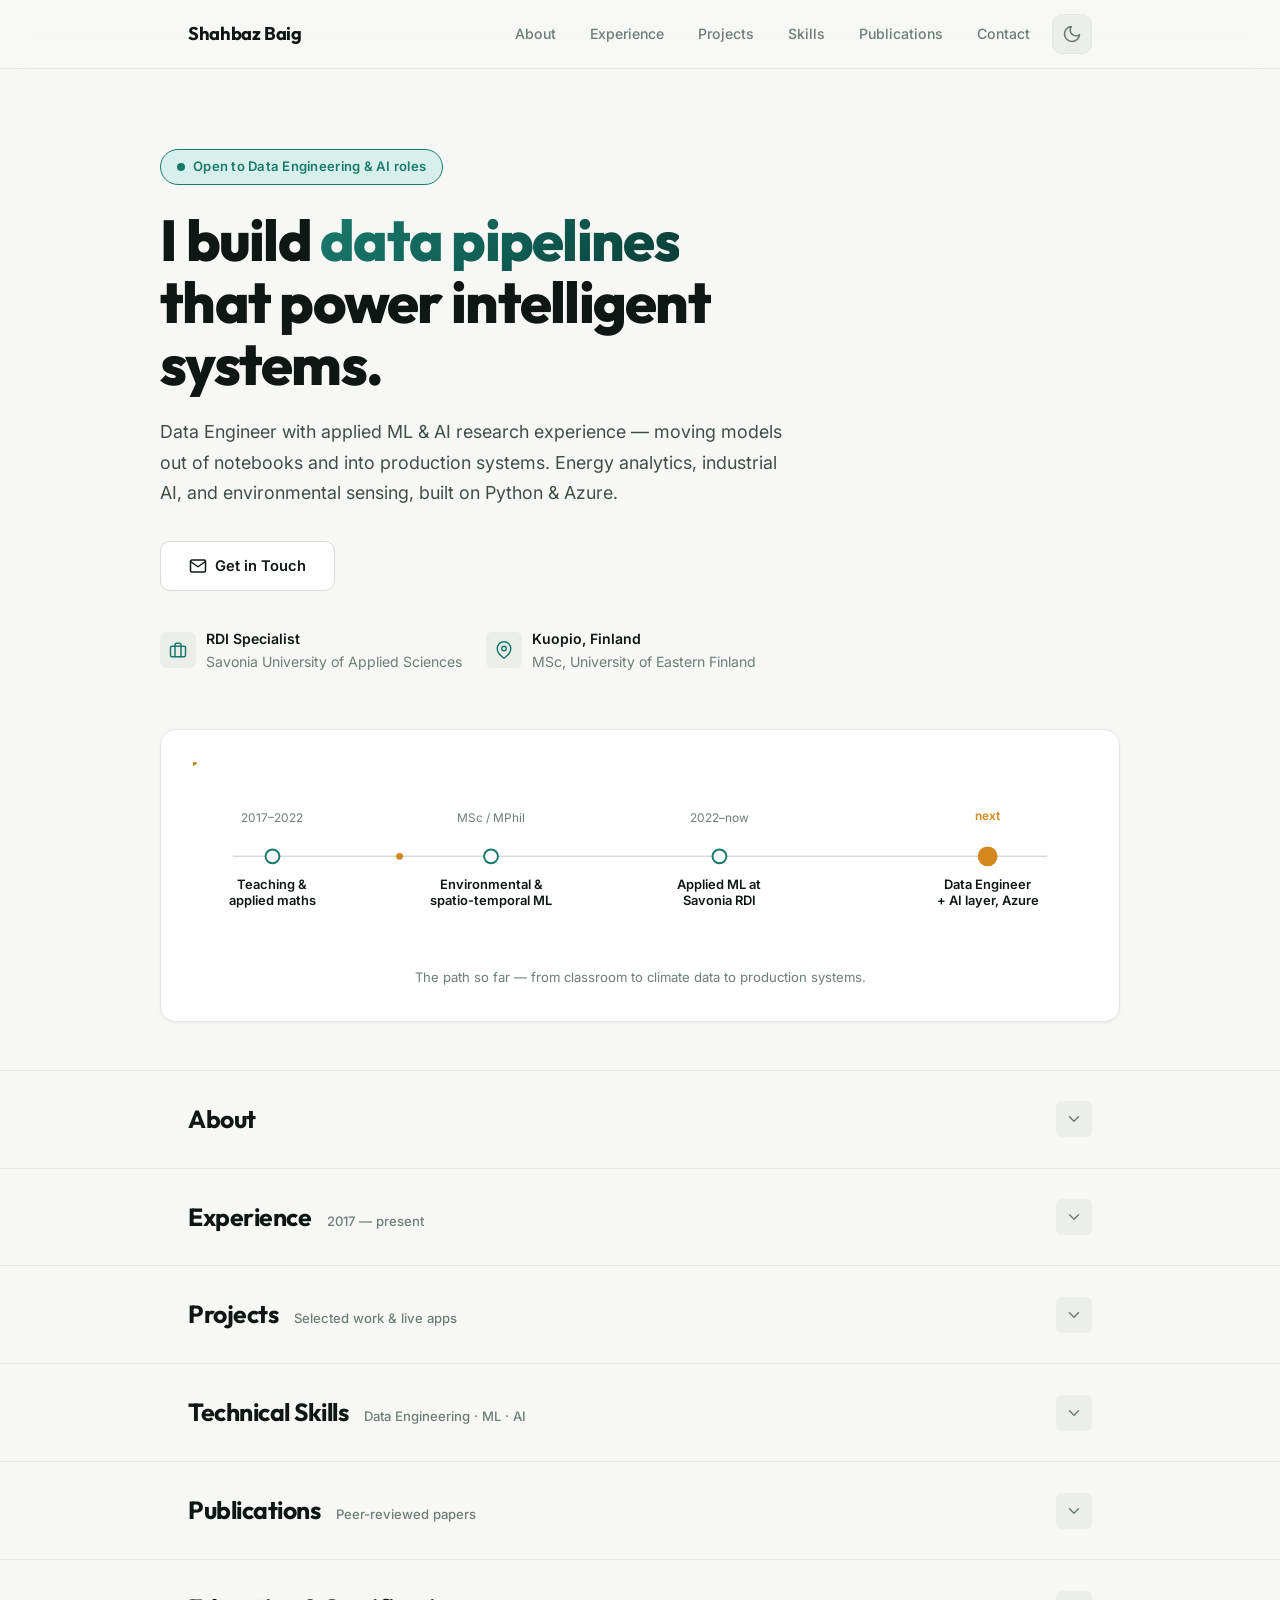
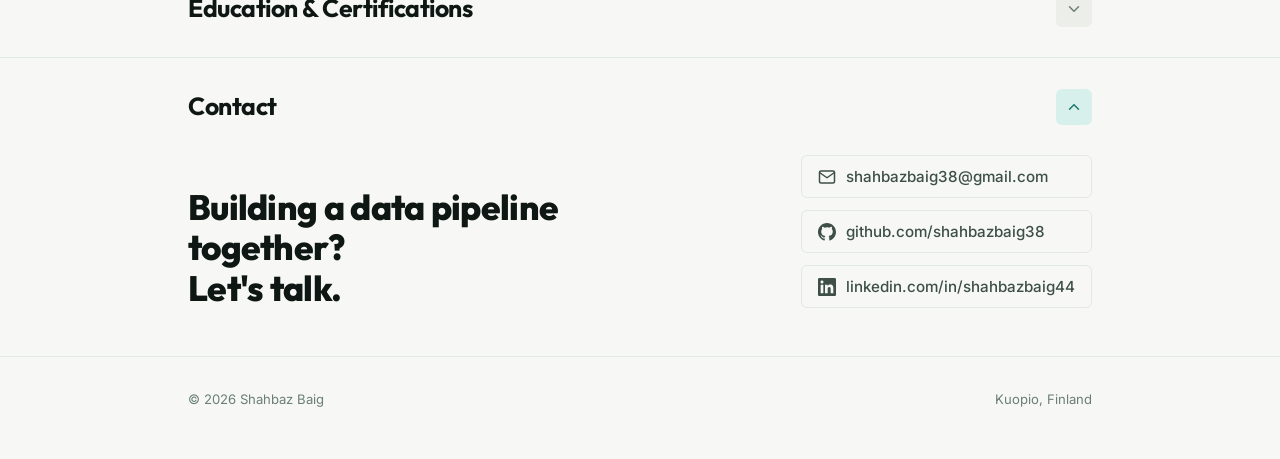
<file: index.html>
<!DOCTYPE html>
<html lang="en" data-theme="light">

<head>
  <meta charset="UTF-8">
  <meta name="viewport" content="width=device-width, initial-scale=1.0">
  <title>Shahbaz Baig — Data Engineer & AI/ML Specialist</title>
  <meta name="description"
    content="Shahbaz Baig — Data Engineer with applied ML and AI capability, building production pipelines for energy, climate, and industrial data systems. Based in Kuopio, Finland.">
  <meta name="keywords"
    content="Data Engineer, AI Engineer, ML Engineer, Python, Azure, Data Pipelines, Machine Learning, Shahbaz Baig">
  <meta name="author" content="Shahbaz Baig">

  <!-- Fonts -->
  <link rel="preconnect" href="https://fonts.googleapis.com">
  <link rel="preconnect" href="https://fonts.gstatic.com" crossorigin>
  <link
    href="https://fonts.googleapis.com/css2?family=Inter:wght@400;500;600;700&family=Outfit:wght@600;700;800&display=swap"
    rel="stylesheet">

  <!-- Styles -->
  <link rel="stylesheet" href="styles.css?v=1.1">
  <!-- Inline theme init to prevent flash -->
  <script>
    (function () {
      var t = localStorage.getItem('theme');
      if (!t) t = window.matchMedia('(prefers-color-scheme:dark)').matches ? 'dark' : 'light';
      document.documentElement.setAttribute('data-theme', t);
    })();
  </script>
</head>

<body>

  <!-- Scroll Progress -->
  <div class="scroll-progress" id="scrollProgress"></div>

  <!-- =================== HEADER =================== -->
  <header class="site-header">
    <div class="nav-row">
      <a class="nav-brand" href="#top">Shahbaz Baig</a>
      <div class="nav-controls">
        <ul class="nav-links" id="navLinks">
          <li><a href="#about">About</a></li>
          <li><a href="#experience">Experience</a></li>
          <li><a href="#projects">Projects</a></li>
          <li><a href="#skills">Skills</a></li>
          <li><a href="#publications">Publications</a></li>
          <li><a href="#contact">Contact</a></li>
        </ul>
        <button class="theme-toggle" id="themeToggle" aria-label="Toggle dark/light theme">
          <!-- Moon icon (shown in light mode → click to go dark) -->
          <svg class="icon-moon" viewBox="0 0 24 24" fill="none" stroke="currentColor" stroke-width="2"
            stroke-linecap="round" stroke-linejoin="round">
            <path d="M21 12.79A9 9 0 1 1 11.21 3 7 7 0 0 0 21 12.79z" />
          </svg>
          <!-- Sun icon (shown in dark mode → click to go light) -->
          <svg class="icon-sun" viewBox="0 0 24 24" fill="none" stroke="currentColor" stroke-width="2"
            stroke-linecap="round" stroke-linejoin="round">
            <circle cx="12" cy="12" r="5" />
            <line x1="12" y1="1" x2="12" y2="3" />
            <line x1="12" y1="21" x2="12" y2="23" />
            <line x1="4.22" y1="4.22" x2="5.64" y2="5.64" />
            <line x1="18.36" y1="18.36" x2="19.78" y2="19.78" />
            <line x1="1" y1="12" x2="3" y2="12" />
            <line x1="21" y1="12" x2="23" y2="12" />
            <line x1="4.22" y1="19.78" x2="5.64" y2="18.36" />
            <line x1="18.36" y1="5.64" x2="19.78" y2="4.22" />
          </svg>
        </button>
        <button class="nav-hamburger" id="navHamburger" aria-label="Toggle navigation" aria-expanded="false">
          <span></span><span></span><span></span>
        </button>
      </div>
    </div>
  </header>

  <!-- =================== MAIN =================== -->
  <main id="top">

    <!-- ========== HERO ========== -->
    <div class="wrap hero">
      <div class="hero-badge fade-in">
        <span class="pulse-dot"></span>
        Open to Data Engineering & AI roles
      </div>

      <h1 class="fade-in delay-1">
        I build
        <span class="accent-text hero-rotating-word" id="rotatingWord">data pipelines</span>
        <br>that power intelligent systems.
      </h1>

      <p class="hero-subtitle fade-in delay-2">
        Data Engineer with applied ML & AI research experience — moving models out of notebooks and into production
        systems. Energy analytics, industrial AI, and environmental sensing, built on Python & Azure.
      </p>

      <div class="hero-actions fade-in delay-3">
        <a href="#contact" class="btn-secondary">
          <svg viewBox="0 0 24 24" fill="none" stroke="currentColor" stroke-width="2" stroke-linecap="round"
            stroke-linejoin="round">
            <path d="M4 4h16c1.1 0 2 .9 2 2v12c0 1.1-.9 2-2 2H4c-1.1 0-2-.9-2-2V6c0-1.1.9-2 2-2z" />
            <polyline points="22,6 12,13 2,6" />
          </svg>
          Get in Touch
        </a>
      </div>

      <div class="hero-meta fade-in delay-4">
        <div class="meta-item">
          <div class="meta-icon">
            <svg viewBox="0 0 24 24" fill="none" stroke="currentColor" stroke-width="2" stroke-linecap="round"
              stroke-linejoin="round">
              <rect x="2" y="7" width="20" height="14" rx="2" ry="2" />
              <path d="M16 21V5a2 2 0 0 0-2-2h-4a2 2 0 0 0-2 2v16" />
            </svg>
          </div>
          <div>
            <div style="font-weight:600;color:var(--text-primary);">RDI Specialist</div>
            <div>Savonia University of Applied Sciences</div>
          </div>
        </div>
        <div class="meta-item">
          <div class="meta-icon">
            <svg viewBox="0 0 24 24" fill="none" stroke="currentColor" stroke-width="2" stroke-linecap="round"
              stroke-linejoin="round">
              <path d="M21 10c0 7-9 13-9 13s-9-6-9-13a9 9 0 0 1 18 0z" />
              <circle cx="12" cy="10" r="3" />
            </svg>
          </div>
          <div>
            <div style="font-weight:600;color:var(--text-primary);">Kuopio, Finland</div>
            <div>MSc, University of Eastern Finland</div>
          </div>
        </div>
      </div>

      <!-- Pipeline diagram -->
      <div class="pipeline-section fade-in delay-4">
        <svg viewBox="0 0 900 190" xmlns="http://www.w3.org/2000/svg" role="img"
          aria-label="Career path diagram: Teaching → Environmental ML → Applied ML at Savonia → Data Engineer + AI">
          <line x1="40" y1="95" x2="860" y2="95" class="pipe-line" stroke-width="1.5" />

          <!-- Animated dots -->
          <circle r="3.5" class="pipe-dot-amber">
            <animateMotion dur="7s" repeatCount="indefinite" path="M40,95 L860,95" />
          </circle>
          <circle r="3.5" class="pipe-dot-teal">
            <animateMotion dur="7s" begin="2.3s" repeatCount="indefinite" path="M40,95 L860,95" />
          </circle>
          <circle r="3.5" class="pipe-dot-amber">
            <animateMotion dur="7s" begin="4.6s" repeatCount="indefinite" path="M40,95 L860,95" />
          </circle>

          <!-- Node 1: Teaching -->
          <g>
            <circle cx="80" cy="95" r="7" class="pipe-node-ring" stroke-width="2" />
            <text x="80" y="60" text-anchor="middle" font-family="Inter, sans-serif" font-size="12"
              class="pipe-year">2017–2022</text>
            <text x="80" y="128" text-anchor="middle" font-family="Inter, sans-serif" font-size="13" font-weight="600"
              class="pipe-label">Teaching &amp;</text>
            <text x="80" y="144" text-anchor="middle" font-family="Inter, sans-serif" font-size="13" font-weight="600"
              class="pipe-label">applied maths</text>
          </g>

          <!-- Node 2: Research -->
          <g>
            <circle cx="300" cy="95" r="7" class="pipe-node-ring" stroke-width="2" />
            <text x="300" y="60" text-anchor="middle" font-family="Inter, sans-serif" font-size="12"
              class="pipe-year">MSc / MPhil</text>
            <text x="300" y="128" text-anchor="middle" font-family="Inter, sans-serif" font-size="13" font-weight="600"
              class="pipe-label">Environmental &amp;</text>
            <text x="300" y="144" text-anchor="middle" font-family="Inter, sans-serif" font-size="13" font-weight="600"
              class="pipe-label">spatio-temporal ML</text>
          </g>

          <!-- Node 3: Savonia -->
          <g>
            <circle cx="530" cy="95" r="7" class="pipe-node-ring" stroke-width="2" />
            <text x="530" y="60" text-anchor="middle" font-family="Inter, sans-serif" font-size="12"
              class="pipe-year">2022–now</text>
            <text x="530" y="128" text-anchor="middle" font-family="Inter, sans-serif" font-size="13" font-weight="600"
              class="pipe-label">Applied ML at</text>
            <text x="530" y="144" text-anchor="middle" font-family="Inter, sans-serif" font-size="13" font-weight="600"
              class="pipe-label">Savonia RDI</text>
          </g>

          <!-- Node 4: Target -->
          <g>
            <circle cx="800" cy="95" r="9" class="pipe-node-active" stroke-width="2" />
            <text x="800" y="58" text-anchor="middle" font-family="Inter, sans-serif" font-size="12" font-weight="600"
              class="pipe-label-accent">next</text>
            <text x="800" y="128" text-anchor="middle" font-family="Inter, sans-serif" font-size="13" font-weight="600"
              class="pipe-label">Data Engineer</text>
            <text x="800" y="144" text-anchor="middle" font-family="Inter, sans-serif" font-size="13" font-weight="600"
              class="pipe-label">+ AI layer, Azure</text>
          </g>
        </svg>
        <div class="pipeline-caption">The path so far — from classroom to climate data to production systems.</div>
      </div>
    </div>

    <!-- ========== ABOUT ========== -->
    <section class="section-block" id="about">
      <div class="wrap">
        <div class="section-header">
          <div class="section-title-group">
            <h2 class="section-title">About</h2>
          </div>
          <div class="section-chevron">
            <svg viewBox="0 0 24 24" fill="none" stroke="currentColor" stroke-width="2" stroke-linecap="round"
              stroke-linejoin="round">
              <polyline points="6 9 12 15 18 9" />
            </svg>
          </div>
        </div>
        <div class="section-content">
          <div class="section-inner about-grid">
            <div class="about-text">
              <p>
                I work at the intersection where data engineering meets applied AI. At Savonia
                University of Applied Sciences I build forecasting and analytics systems for
                energy efficiency, IoT sensor networks, and applied AI for manufacturing. Before that I
                taught mathematics and computing — which is probably why I still care more about whether a system
                is understandable than whether it's clever.
              </p>
              <p>
                The work I enjoy most is getting a model out of a notebook and into something
                that runs reliably on its own — building the pipelines, ETL workflows, and
                infrastructure that applied ML actually depends on in production.
              </p>
            </div>
            <div class="about-facts">
              <div class="fact-card">
                <div class="fact-label">Based in</div>
                <div class="fact-value">Kuopio, Finland</div>
              </div>
              <div class="fact-card">
                <div class="fact-label">Focus</div>
                <div class="fact-value">Data Engineering + Applied AI/ML</div>
              </div>
              <div class="fact-card">
                <div class="fact-label">Cloud</div>
                <div class="fact-value">Azure · AWS (certified foundations)</div>
              </div>
              <div class="fact-card">
                <div class="fact-label">Recognition</div>
                <div class="fact-value">Savonia Heroes Award, 2025</div>
              </div>
              <div class="fact-card">
                <div class="fact-label">Languages</div>
                <div class="fact-value">English, Urdu/Punjabi, learning Finnish</div>
              </div>
            </div>
          </div>
        </div>
      </div>
    </section>

    <!-- ========== EXPERIENCE ========== -->
    <section class="section-block" id="experience">
      <div class="wrap">
        <div class="section-header">
          <div class="section-title-group">
            <h2 class="section-title">Experience</h2>
            <span class="section-count">2017 — present</span>
          </div>
          <div class="section-chevron">
            <svg viewBox="0 0 24 24" fill="none" stroke="currentColor" stroke-width="2" stroke-linecap="round"
              stroke-linejoin="round">
              <polyline points="6 9 12 15 18 9" />
            </svg>
          </div>
        </div>
        <div class="section-content">
          <div class="section-inner">
            <div class="timeline">
              <div class="timeline-item current">
                <div class="t-year">Mar 2024 – present</div>
                <div class="t-role">RDI Specialist</div>
                <div class="t-org">Savonia University of Applied Sciences, Kuopio, Finland</div>
                <ul class="t-bullets">
                  <li>Analyzed energy consumption data from public buildings to identify seasonal usage patterns and
                    support data-driven energy optimization.</li>
                  <li>Used SQL and Python to query, clean, transform, validate, and analyze structured and heterogeneous
                    datasets.</li>
                  <li>Built reusable analytics workflows for preprocessing, feature engineering, forecasting, model
                    evaluation, dashboards, and reporting.</li>
                  <li>Developed Streamlit dashboards and visual reports to make analytics results easier to explore,
                    monitor, and communicate.</li>
                  <li>Assessed data quality — missing values, inconsistent timestamps, noisy measurements — before
                    analytics or modelling.</li>
                  <li>Collaborated with multidisciplinary teams in Horizon Europe and regional innovation projects.</li>
                </ul>
              </div>
              <div class="timeline-item">
                <div class="t-year">Mar 2024 – Dec 2025</div>
                <div class="t-role">Visiting Researcher</div>
                <div class="t-org">University of Eastern Finland, Kuopio</div>
                <div class="t-desc">Processed LiDAR, spatial, renewable energy, and environmental datasets. Built
                  workflows for data preprocessing, exploratory analysis, predictive modelling, and interpretation.
                </div>
              </div>
              <div class="timeline-item">
                <div class="t-year">Oct 2022 – Mar 2024</div>
                <div class="t-role">Research Trainee</div>
                <div class="t-org">University of Eastern Finland, Kuopio</div>
                <div class="t-desc">Developed reproducible Python workflows for preprocessing, analysis, visualization,
                  and modelling of geospatial datasets. Conducted exploratory and statistical analyses to support
                  research findings.</div>
              </div>
              <div class="timeline-item">
                <div class="t-year">Nov 2021 – Apr 2022</div>
                <div class="t-role">Visiting Lecturer</div>
                <div class="t-org">University of Gujrat, Pakistan</div>
                <div class="t-desc">Taught Software Design and Architecture including SOLID principles and StarUML-based
                  design activities.</div>
              </div>
              <div class="timeline-item">
                <div class="t-year">Jul 2017 – Aug 2022</div>
                <div class="t-role">Computer &amp; Maths Teacher</div>
                <div class="t-org">SED Punjab, Pakistan · Star Teacher Award</div>
                <div class="t-desc">Taught computing and mathematics at secondary level, recognized with the Star
                  Teacher Award for excellence.</div>
              </div>
            </div>
          </div>
        </div>
      </div>
    </section>

    <!-- ========== PROJECTS ========== -->
    <section class="section-block" id="projects">
      <div class="wrap">
        <div class="section-header">
          <div class="section-title-group">
            <h2 class="section-title">Projects</h2>
            <span class="section-count">Selected work &amp; live apps</span>
          </div>
          <div class="section-chevron">
            <svg viewBox="0 0 24 24" fill="none" stroke="currentColor" stroke-width="2" stroke-linecap="round"
              stroke-linejoin="round">
              <polyline points="6 9 12 15 18 9" />
            </svg>
          </div>
        </div>
        <div class="section-content">
          <div class="section-inner">
            <div class="project-card">
              <div>
                <div class="project-name">Vuosaari Data Platform</div>
                <span class="project-tag">Python · ELT/ETL · PostgreSQL</span>
              </div>
              <div class="project-desc">
                Pipeline that collects daily electricity data from Helsinki's Nuuka OpenAPI, stores raw responses, and
                transforms validated records in PostgreSQL for analysis.
              </div>
              <a class="project-link" href="https://shahbazbaig38.github.io/vuosaari_data_platform/" target="_blank"
                rel="noopener">View project ↗</a>
            </div>

            <div class="project-card">
              <div>
                <div class="project-name">finpv</div>
                <span class="project-tag">Python · PyPI</span>
              </div>
              <div class="project-desc">
                A solar PV payback-period and irradiation analysis library for Finland, built on pvlib and shipped as an
                installable package.
              </div>
              <a class="project-link" href="https://pypi.org/project/finpv/" target="_blank" rel="noopener">PyPI ↗</a>
            </div>

            <div class="project-card">
              <div>
                <div class="project-name">ÄLLITÄ</div>
                <span class="project-tag">Streamlit · Forecasting</span>
              </div>
              <div class="project-desc">
                Predictive energy analytics dashboards, turning building and grid data into forecasts operators can act
                on — includes solar PV production analysis and smart heating models.
              </div>
              <a class="project-link"
                href="https://www.savonia.fi/en/rdi/smart-heating-systems-in-a-climate-friendly-way-by-utilizing-artificial-intelligence-allita/"
                target="_blank" rel="noopener">Details ↗</a>
            </div>

            <div class="project-card">
              <div>
                <div class="project-name">AMBITIOUS</div>
                <span class="project-tag">AI · IoT · 5G</span>
              </div>
              <div class="project-desc">
                EU-backed smart water management — IoT and AI-based flood prediction system for North Savo, combining
                sensor data, 5G, and object-detection models.
              </div>
              <a class="project-link" href="https://ambitious-project.eu/" target="_blank" rel="noopener">Details ↗</a>
            </div>

            <div class="project-card">
              <div>
                <div class="project-name">BOREAS-mining</div>
                <span class="project-tag">EU Horizon · €7.1M</span>
              </div>
              <div class="project-desc">
                Horizon Europe project (13 partners) building autonomous robotics and real-time AI digital twin for
                safer critical-mineral mining in Arctic environments.
              </div>
              <a class="project-link" href="https://www.boreas-mining.eu/" target="_blank" rel="noopener">Details ↗</a>
            </div>

            <div class="project-card">
              <div>
                <div class="project-name">ManuGenius</div>
                <span class="project-tag">Agentic AI</span>
              </div>
              <div class="project-desc">
                National SIXNET project researching where generative AI works in manufacturing SMEs — pairing
                fundamental research with company-driven pilots.
              </div>
              <a class="project-link" href="https://www.six.fi/sixnet/manugenius" target="_blank" rel="noopener">Details
                ↗</a>
            </div>

            <div class="project-card">
              <div>
                <div class="project-name">PV Payback Calculator</div>
                <span class="project-tag">Streamlit App</span>
              </div>
              <div class="project-desc">
                Interactive tool for estimating solar PV payback period and irradiation in Finland — the app front-end
                for the finpv library.
              </div>
              <a class="project-link" href="https://pvpayback.streamlit.app/" target="_blank" rel="noopener">Open app
                ↗</a>
            </div>

            <div class="project-card">
              <div>
                <div class="project-name">Electricity Data Analyst</div>
                <span class="project-tag">Streamlit App</span>
              </div>
              <div class="project-desc">
                Dashboard for exploring and analysing electricity consumption data interactively — built on the same
                work behind ÄLLITÄ.
              </div>
              <a class="project-link" href="https://electricity-data-analyst.streamlit.app/" target="_blank"
                rel="noopener">Open app ↗</a>
            </div>

            <div class="project-card">
              <div>
                <div class="project-name">GitHub</div>
                <span class="project-tag">27+ repos</span>
              </div>
              <div class="project-desc">
                Includes electricity-demand forecasting for Helsinki buildings and a vulnerability classification
                project on Hugging Face.
              </div>
              <a class="project-link" href="https://github.com/shahbazbaig38" target="_blank" rel="noopener">Browse
                ↗</a>
            </div>

          </div>
        </div>
      </div>
    </section>

    <!-- ========== SKILLS ========== -->
    <section class="section-block" id="skills">
      <div class="wrap">
        <div class="section-header">
          <div class="section-title-group">
            <h2 class="section-title">Technical Skills</h2>
            <span class="section-count">Data Engineering · ML · AI</span>
          </div>
          <div class="section-chevron">
            <svg viewBox="0 0 24 24" fill="none" stroke="currentColor" stroke-width="2" stroke-linecap="round"
              stroke-linejoin="round">
              <polyline points="6 9 12 15 18 9" />
            </svg>
          </div>
        </div>
        <div class="section-content">
          <div class="section-inner">
            <div class="skill-groups">
              <div class="skill-group">
                <h3>Data Engineering & Analytics</h3>
                <div class="chip-row">
                  <span class="chip">Python</span>
                  <span class="chip">SQL</span>
                  <span class="chip">pandas</span>
                  <span class="chip">NumPy</span>
                  <span class="chip">ETL Pipelines</span>
                  <span class="chip">Data Cleaning</span>
                  <span class="chip">Feature Engineering</span>
                  <span class="chip">Data Quality</span>
                  <span class="chip">PostgreSQL</span>
                </div>
              </div>
              <div class="skill-group">
                <h3>Machine Learning & AI</h3>
                <div class="chip-row">
                  <span class="chip">scikit-learn</span>
                  <span class="chip">PyTorch</span>
                  <span class="chip">TensorFlow</span>
                  <span class="chip">XGBoost</span>
                  <span class="chip">Time-Series Forecasting</span>
                  <span class="chip">Computer Vision</span>
                  <span class="chip">Predictive Analytics</span>
                </div>
              </div>
              <div class="skill-group">
                <h3>Infrastructure & Tools</h3>
                <div class="chip-row">
                  <span class="chip">Azure ML</span>
                  <span class="chip">AWS</span>
                  <span class="chip">Docker</span>
                  <span class="chip">Git</span>
                  <span class="chip">MLflow</span>
                  <span class="chip">FastAPI</span>
                  <span class="chip">Streamlit</span>
                  <span class="chip">Power BI</span>
                </div>
              </div>
              <div class="skill-group">
                <h3>Visualization & Reporting</h3>
                <div class="chip-row">
                  <span class="chip">Plotly</span>
                  <span class="chip">Matplotlib</span>
                  <span class="chip">Interactive Dashboards</span>
                  <span class="chip">KPI Reporting</span>
                  <span class="chip">Stakeholder Communication</span>
                </div>
              </div>
              <div class="skill-group">
                <h3>Currently Learning</h3>
                <div class="chip-row">
                  <span class="chip">Data Modelling</span>
                  <span class="chip">Databricks</span>
                  <span class="chip">Apache Spark</span>
                  <span class="chip">Azure Data Factory</span>
                </div>
              </div>
            </div>
          </div>
        </div>
      </div>
    </section>

    <!-- ========== PUBLICATIONS ========== -->
    <section class="section-block" id="publications">
      <div class="wrap">
        <div class="section-header">
          <div class="section-title-group">
            <h2 class="section-title">Publications</h2>
            <span class="section-count">Peer-reviewed papers</span>
          </div>
          <div class="section-chevron">
            <svg viewBox="0 0 24 24" fill="none" stroke="currentColor" stroke-width="2" stroke-linecap="round"
              stroke-linejoin="round">
              <polyline points="6 9 12 15 18 9" />
            </svg>
          </div>
        </div>
        <div class="section-content">
          <div class="section-inner">

            <div class="project-card">
              <div>
                <div class="project-name">Real-Time Computer Vision Based Flood and Puddle Detection in Urban Areas
                </div>
                <span class="project-tag">ICERS 2026 · Zagreb</span>
              </div>
              <div class="project-desc">
                YOLOv8-based system for classifying urban floods vs. puddles from 5G camera streams — 90.6% precision on
                flood detection. Presented at the International Conference of Environmental Remote Sensing and GIS.
              </div>
              <a class="project-link" href="https://zenodo.org/records/20395637" target="_blank" rel="noopener">Read
                ↗</a>
            </div>

            <div class="project-card">
              <div>
                <div class="project-name">Spatio-Temporal Analysis to Predict Environmental Influence on Malaria</div>
                <span class="project-tag">ISPRS Archives</span>
              </div>
              <div class="project-desc">
                Used Moran's I and spatial analysis to map malaria incidence against environmental and land-use factors
                in Gujrat district, Pakistan.
              </div>
              <a class="project-link" href="https://d-nb.info/1161227776/34" target="_blank" rel="noopener">Read ↗</a>
            </div>

            <div class="project-card">
              <div>
                <div class="project-name">Evaluating Tree Shading Effect on Solar PV using LIDAR Data</div>
                <span class="project-tag">MSc Thesis · UEF</span>
              </div>
              <div class="project-desc">
                Master's thesis analyzing tree-shading effects on solar PV panels to maximize energy production using
                LiDAR point cloud data.
              </div>
              <a class="project-link" href="http://urn.fi/urn:nbn:fi:uef-20231241" target="_blank" rel="noopener">Read
                ↗</a>
              <span></span>
            </div>

          </div>
        </div>
      </div>
    </section>

    <!-- ========== EDUCATION & CERTIFICATIONS ========== -->
    <section class="section-block" id="certifications">
      <div class="wrap">
        <div class="section-header">
          <div class="section-title-group">
            <h2 class="section-title">Education & Certifications</h2>
          </div>
          <div class="section-chevron">
            <svg viewBox="0 0 24 24" fill="none" stroke="currentColor" stroke-width="2" stroke-linecap="round"
              stroke-linejoin="round">
              <polyline points="6 9 12 15 18 9" />
            </svg>
          </div>
        </div>
        <div class="section-content">
          <div class="section-inner">

            <!-- Education -->
            <div class="timeline" style="margin-bottom: 40px;">

              <div class="timeline-item">
                <div class="t-year">Aug 2022 – Nov 2023</div>
                <div class="t-role">MSc, Information Technology</div>
                <div class="t-org">University of Eastern Finland</div>
                <div class="t-desc">Thesis: Tree-shading effects on solar PV using LiDAR</div>
              </div>
              <div class="timeline-item">
                <div class="t-year">Sep 2015 – Feb 2019</div>
                <div class="t-role">MPhil, Computer Science</div>
                <div class="t-org">University of Gujrat, Pakistan</div>
                <div class="t-desc">Thesis: Spatio-temporal modelling of malaria transmission</div>
              </div>
              <div class="timeline-item">
                <div class="t-year">Sep 2010 – Jul 2015</div>
                <div class="t-role">BS (Hons), Computer Science</div>
                <div class="t-org">University of Gujrat, Pakistan</div>
              </div>
            </div>

            <!-- Certifications -->
            <h3
              style="font-family:'Inter',sans-serif; font-weight:700; font-size:0.82rem; text-transform:uppercase; letter-spacing:0.06em; color:var(--text-muted); margin-bottom:16px;">
              Certifications & Awards</h3>
            <div class="cert-grid">
              <div class="cert-card">
                <div class="cert-icon">
                  <svg viewBox="0 0 24 24" fill="none" stroke="currentColor" stroke-width="2" stroke-linecap="round"
                    stroke-linejoin="round">
                    <circle cx="12" cy="8" r="7" />
                    <polyline points="8.21 13.89 7 23 12 20 17 23 15.79 13.88" />
                  </svg>
                </div>
                <div class="cert-text">Machine Learning Zoomcamp</div>
              </div>
              <div class="cert-card">
                <div class="cert-icon">
                  <svg viewBox="0 0 24 24" fill="none" stroke="currentColor" stroke-width="2" stroke-linecap="round"
                    stroke-linejoin="round">
                    <circle cx="12" cy="8" r="7" />
                    <polyline points="8.21 13.89 7 23 12 20 17 23 15.79 13.88" />
                  </svg>
                </div>
                <div class="cert-text">AWS Educate — Databases & Cloud Ops</div>
              </div>
              <div class="cert-card">
                <div class="cert-icon">
                  <svg viewBox="0 0 24 24" fill="none" stroke="currentColor" stroke-width="2" stroke-linecap="round"
                    stroke-linejoin="round">
                    <circle cx="12" cy="8" r="7" />
                    <polyline points="8.21 13.89 7 23 12 20 17 23 15.79 13.88" />
                  </svg>
                </div>
                <div class="cert-text">Data Analysis with Python</div>
              </div>
              <div class="cert-card">
                <div class="cert-icon">
                  <svg viewBox="0 0 24 24" fill="none" stroke="currentColor" stroke-width="2" stroke-linecap="round"
                    stroke-linejoin="round">
                    <path
                      d="M12 2l3.09 6.26L22 9.27l-5 4.87 1.18 6.88L12 17.77l-6.18 3.25L7 14.14 2 9.27l6.91-1.01L12 2z" />
                  </svg>
                </div>
                <div class="cert-text">Savonia Heroes Award, 2025</div>
              </div>
              <div class="cert-card">
                <div class="cert-icon">
                  <svg viewBox="0 0 24 24" fill="none" stroke="currentColor" stroke-width="2" stroke-linecap="round"
                    stroke-linejoin="round">
                    <path
                      d="M12 2l3.09 6.26L22 9.27l-5 4.87 1.18 6.88L12 17.77l-6.18 3.25L7 14.14 2 9.27l6.91-1.01L12 2z" />
                  </svg>
                </div>
                <div class="cert-text">Star Teacher Award, SED Punjab</div>
              </div>
            </div>
          </div>
        </div>
      </div>
    </section>

    <!-- ========== CONTACT ========== -->
    <section class="section-block open" id="contact">
      <div class="wrap">
        <div class="section-header">
          <div class="section-title-group">
            <h2 class="section-title">Contact</h2>
          </div>
          <div class="section-chevron">
            <svg viewBox="0 0 24 24" fill="none" stroke="currentColor" stroke-width="2" stroke-linecap="round"
              stroke-linejoin="round">
              <polyline points="6 9 12 15 18 9" />
            </svg>
          </div>
        </div>
        <div class="section-content" style="max-height:none;">
          <div class="section-inner">
            <div class="contact-content">
              <div class="contact-lead">Building a data pipeline together?<br>Let's talk.</div>
              <div class="contact-links">
                <a class="contact-link" href="mailto:shahbazbaig38@gmail.com">
                  <svg viewBox="0 0 24 24" fill="none" stroke="currentColor" stroke-width="2" stroke-linecap="round"
                    stroke-linejoin="round">
                    <path d="M4 4h16c1.1 0 2 .9 2 2v12c0 1.1-.9 2-2 2H4c-1.1 0-2-.9-2-2V6c0-1.1.9-2 2-2z" />
                    <polyline points="22,6 12,13 2,6" />
                  </svg>
                  shahbazbaig38@gmail.com
                </a>
                <a class="contact-link" href="https://github.com/shahbazbaig38" target="_blank" rel="noopener">
                  <svg viewBox="0 0 24 24" fill="currentColor">
                    <path
                      d="M12 0c-6.626 0-12 5.373-12 12 0 5.302 3.438 9.8 8.207 11.387.599.111.793-.261.793-.577v-2.234c-3.338.726-4.033-1.416-4.033-1.416-.546-1.387-1.333-1.756-1.333-1.756-1.089-.745.083-.729.083-.729 1.205.084 1.839 1.237 1.839 1.237 1.07 1.834 2.807 1.304 3.492.997.107-.775.418-1.305.762-1.604-2.665-.305-5.467-1.334-5.467-5.931 0-1.311.469-2.381 1.236-3.221-.124-.303-.535-1.524.117-3.176 0 0 1.008-.322 3.301 1.23A11.509 11.509 0 0112 5.803c1.02.005 2.047.138 3.006.404 2.291-1.552 3.297-1.23 3.297-1.23.653 1.653.242 2.874.118 3.176.77.84 1.235 1.911 1.235 3.221 0 4.609-2.807 5.624-5.479 5.921.43.372.823 1.102.823 2.222v3.293c0 .319.192.694.801.576C20.566 21.797 24 17.3 24 12c0-6.627-5.373-12-12-12z" />
                  </svg>
                  github.com/shahbazbaig38
                </a>
                <a class="contact-link" href="https://www.linkedin.com/in/shahbazbaig44/" target="_blank"
                  rel="noopener">
                  <svg viewBox="0 0 24 24" fill="currentColor">
                    <path
                      d="M20.447 20.452h-3.554v-5.569c0-1.328-.027-3.037-1.852-3.037-1.853 0-2.136 1.445-2.136 2.939v5.667H9.351V9h3.414v1.561h.046c.477-.9 1.637-1.85 3.37-1.85 3.601 0 4.267 2.37 4.267 5.455v6.286zM5.337 7.433c-1.144 0-2.063-.926-2.063-2.065 0-1.138.92-2.063 2.063-2.063 1.14 0 2.064.925 2.064 2.063 0 1.139-.925 2.065-2.064 2.065zm1.782 13.019H3.555V9h3.564v11.452zM22.225 0H1.771C.792 0 0 .774 0 1.729v20.542C0 23.227.792 24 1.771 24h20.451C23.2 24 24 23.227 24 22.271V1.729C24 .774 23.2 0 22.222 0h.003z" />
                  </svg>
                  linkedin.com/in/shahbazbaig44
                </a>
              </div>
            </div>
          </div>
        </div>
      </div>
    </section>

  </main>

  <!-- =================== FOOTER =================== -->
  <footer class="site-footer">
    <div class="wrap footer-inner">
      <div>© <span id="year"></span> Shahbaz Baig</div>
      <div>Kuopio, Finland</div>
    </div>
  </footer>

  <!-- Back to top button -->
  <button class="back-to-top" id="backToTop" aria-label="Back to top">
    <svg viewBox="0 0 24 24" fill="none" stroke="currentColor" stroke-width="2" stroke-linecap="round"
      stroke-linejoin="round">
      <polyline points="18 15 12 9 6 15" />
    </svg>
  </button>

  <!-- Scripts -->
  <script src="script.js?v=1.1"></script>

</body>

</html>
</file>
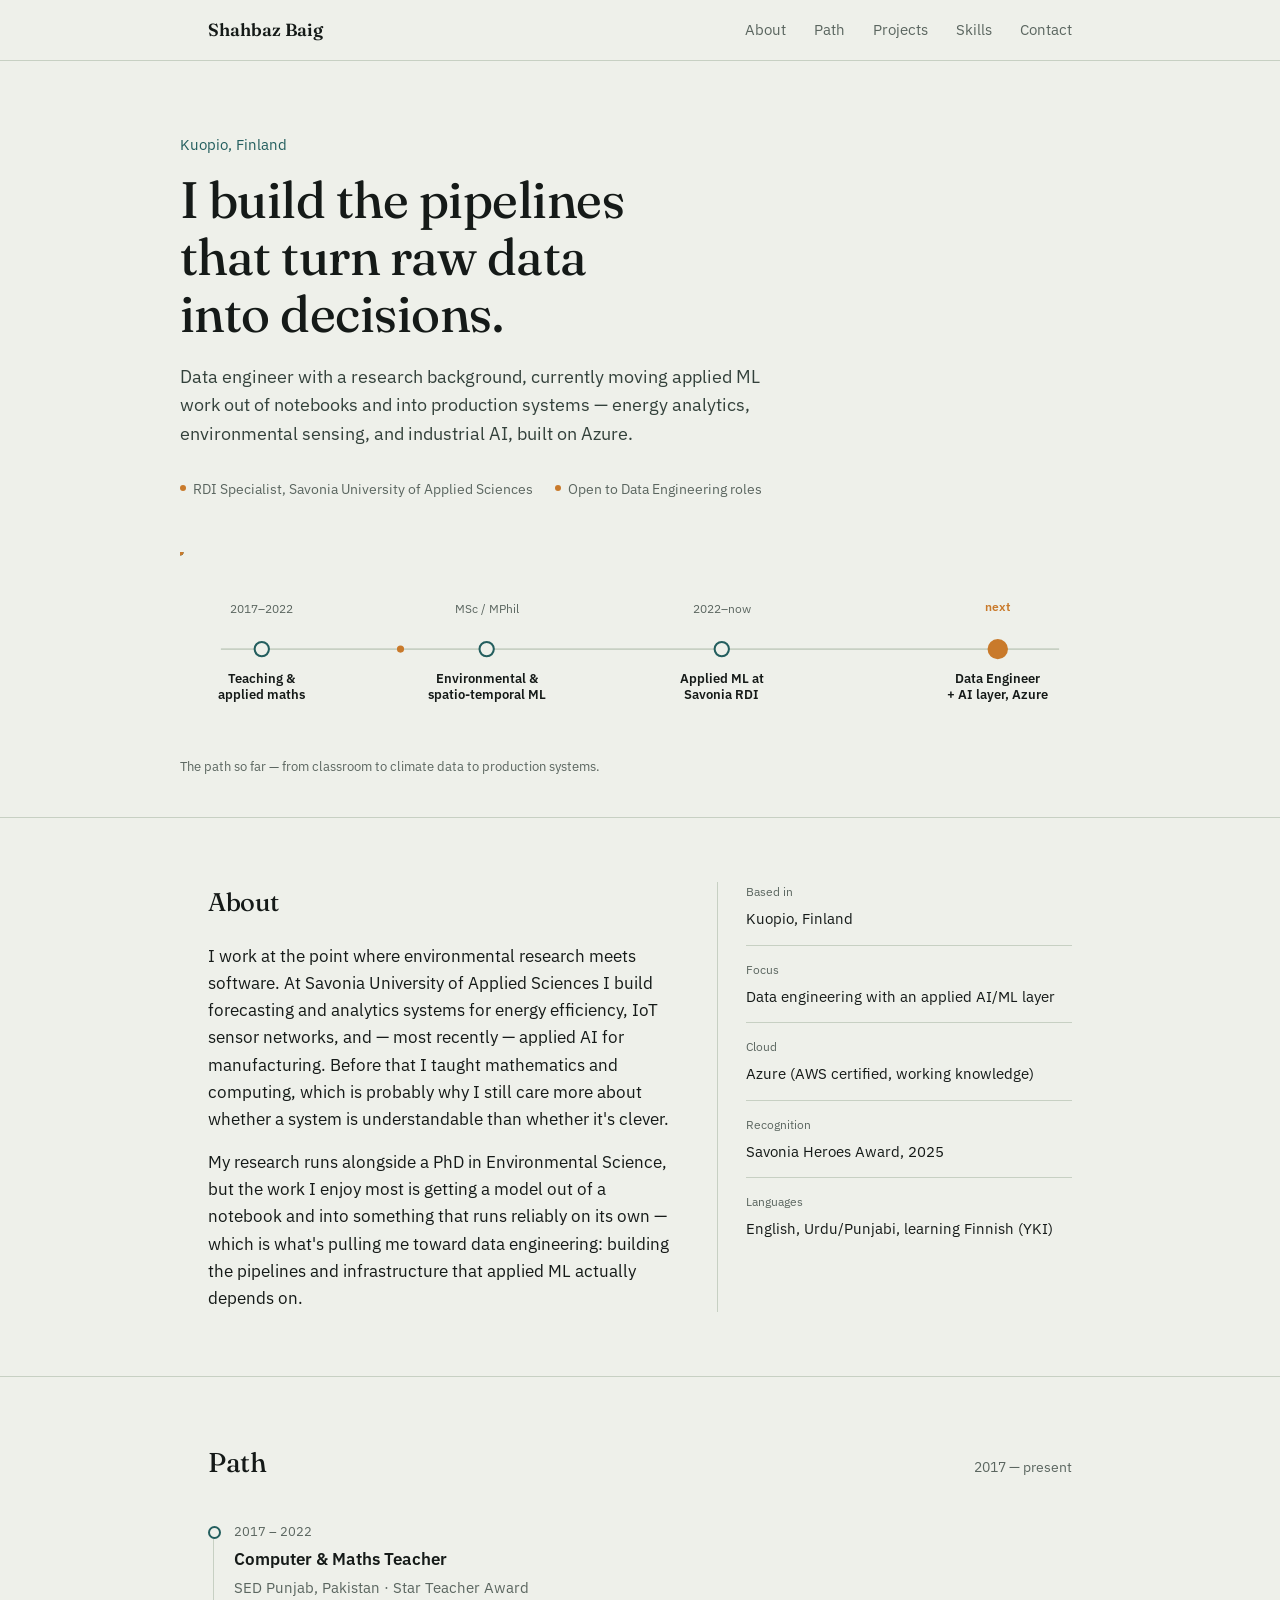
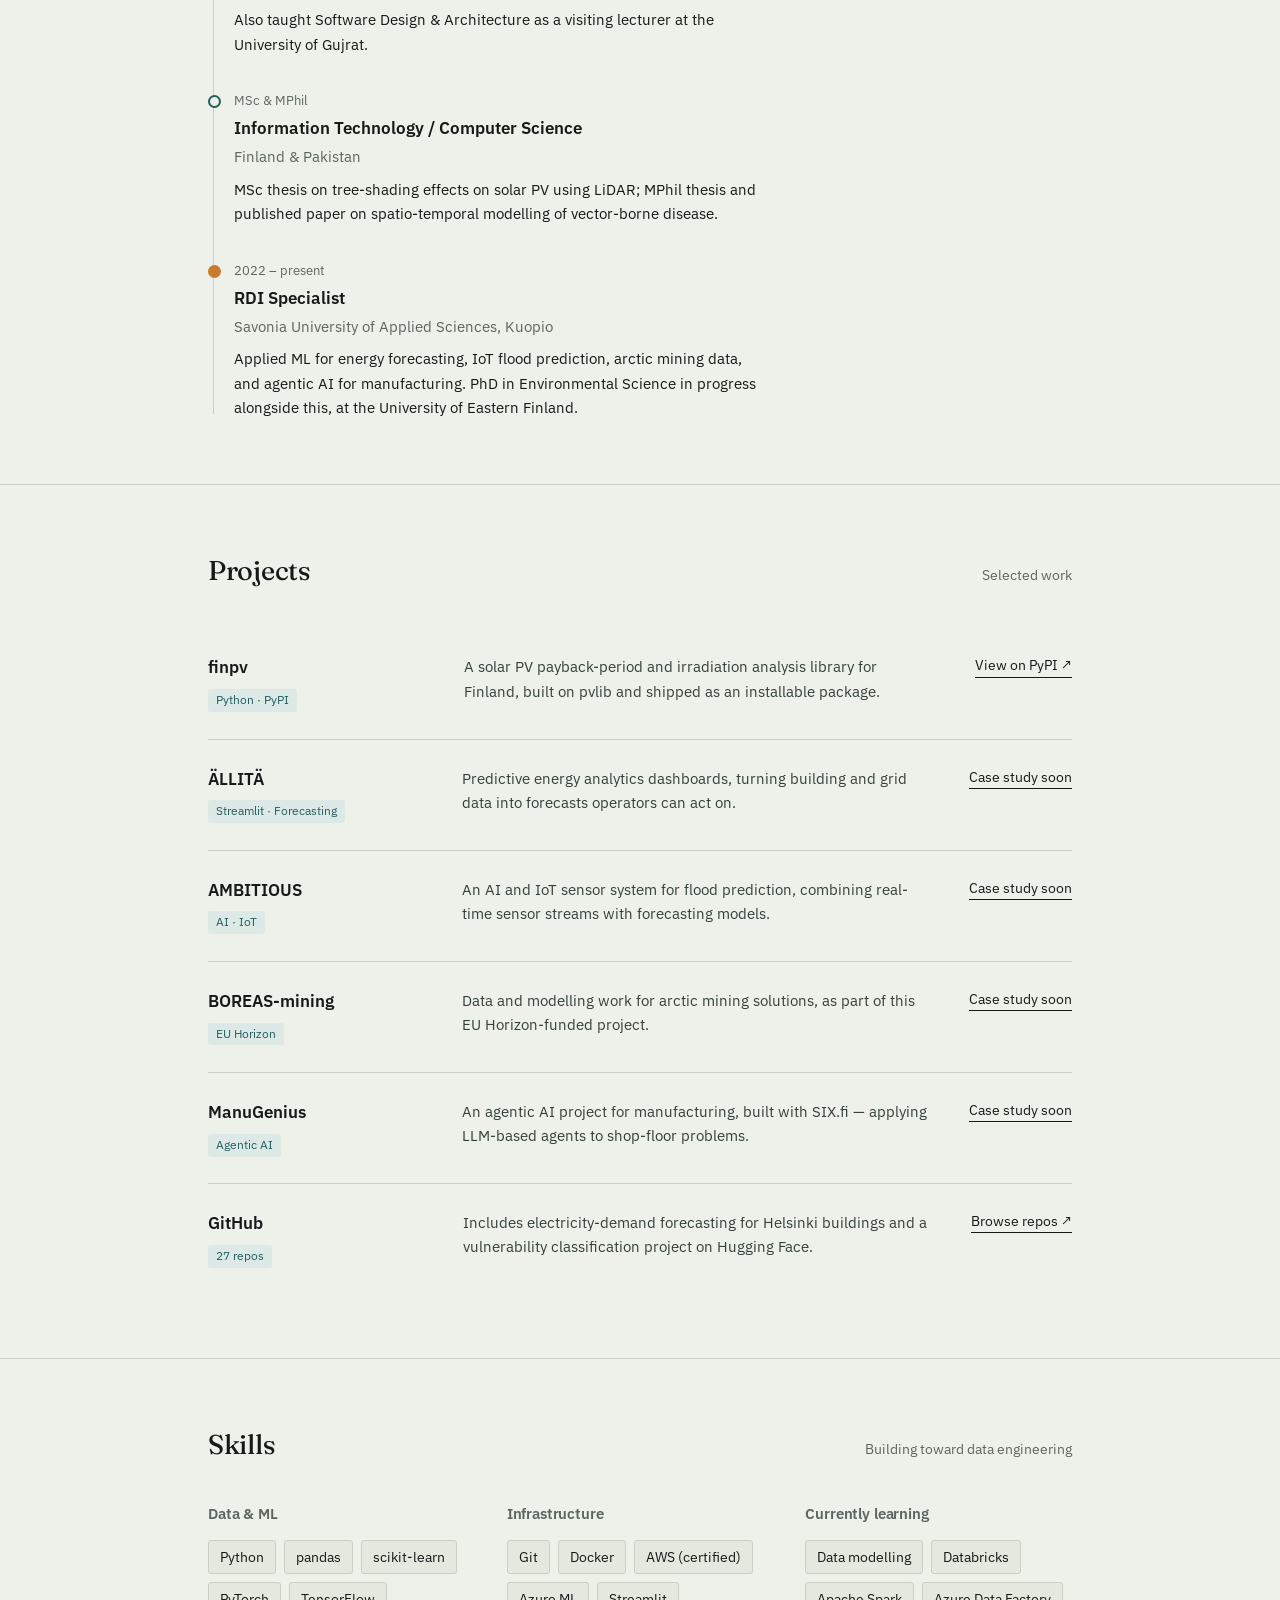
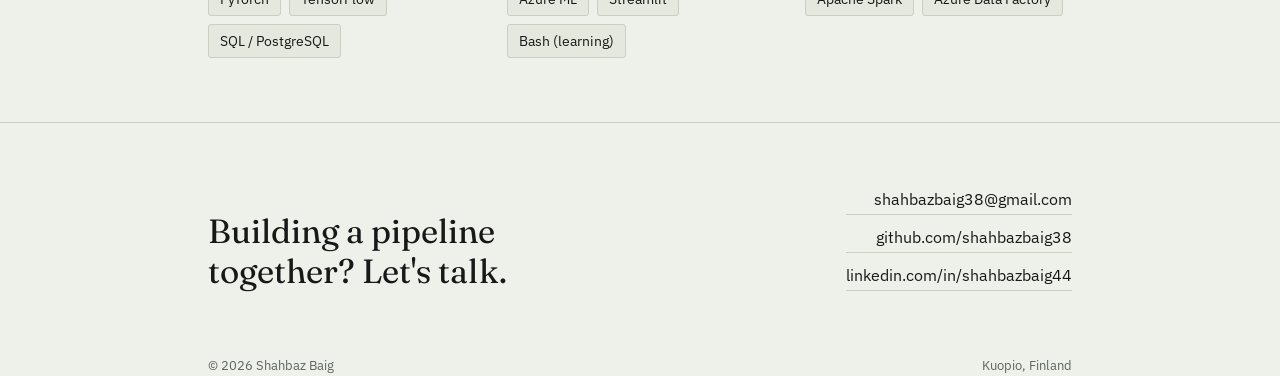
<file: index (1).html>
<!DOCTYPE html>
<html lang="en">
<head>
<meta charset="UTF-8">
<meta name="viewport" content="width=device-width, initial-scale=1.0">
<title>Shahbaz Baig — Data Engineer &amp; Applied ML Researcher</title>
<meta name="description" content="Shahbaz Baig — data engineer building pipelines and applied ML systems for energy, climate, and industry data, based in Kuopio, Finland.">
<link rel="preconnect" href="https://fonts.googleapis.com">
<link rel="preconnect" href="https://fonts.gstatic.com" crossorigin>
<link href="https://fonts.googleapis.com/css2?family=Fraunces:ital,opsz,wght@0,9..144,300;0,9..144,450;0,9..144,600;1,9..144,450&family=IBM+Plex+Sans:wght@400;500;600&display=swap" rel="stylesheet">
<style>
  :root{
    --paper: #EEF0EA;
    --paper-raised: #E4E8DF;
    --ink: #151A18;
    --muted: #5B6660;
    --line: #C7D0C3;
    --amber: #C97A2B;
    --teal: #235E5E;
    --teal-soft: #DDE9E6;
    --amber-soft: #F3E3CE;
    --radius: 3px;
    --max: 920px;
  }

  *{box-sizing:border-box;}
  html{scroll-behavior:smooth;}
  @media (prefers-reduced-motion: reduce){
    html{scroll-behavior:auto;}
    *{animation-duration:0.001ms !important; animation-iteration-count:1 !important; transition-duration:0.001ms !important;}
  }

  body{
    margin:0;
    background:var(--paper);
    color:var(--ink);
    font-family:'IBM Plex Sans', -apple-system, sans-serif;
    font-size:17px;
    line-height:1.6;
    -webkit-font-smoothing:antialiased;
  }

  h1,h2,h3{
    font-family:'Fraunces', Georgia, serif;
    font-weight:450;
    margin:0;
    letter-spacing:-0.01em;
  }

  a{color:var(--ink);}
  a:focus-visible, button:focus-visible{
    outline:2px solid var(--teal);
    outline-offset:3px;
  }

  .wrap{
    max-width:var(--max);
    margin:0 auto;
    padding:0 28px;
  }

  /* ---------- header ---------- */
  header.site{
    position:sticky;
    top:0;
    background:rgba(238,240,234,0.92);
    backdrop-filter:blur(6px);
    border-bottom:1px solid var(--line);
    z-index:50;
  }
  .nav-row{
    display:flex;
    align-items:center;
    justify-content:space-between;
    max-width:var(--max);
    margin:0 auto;
    padding:16px 28px;
  }
  .nav-name{
    font-family:'Fraunces', serif;
    font-size:1.1rem;
    font-weight:600;
    text-decoration:none;
  }
  nav.links{
    display:flex;
    gap:28px;
  }
  nav.links a{
    text-decoration:none;
    font-size:0.92rem;
    color:var(--muted);
    transition:color 0.15s ease;
  }
  nav.links a:hover{ color:var(--ink); }
  .nav-toggle{ display:none; }

  @media (max-width:640px){
    nav.links{
      position:fixed;
      top:57px; left:0; right:0;
      flex-direction:column;
      background:var(--paper);
      border-bottom:1px solid var(--line);
      padding:8px 28px 20px;
      gap:14px;
      display:none;
    }
    nav.links.open{ display:flex; }
    .nav-toggle{
      display:block;
      background:none;
      border:1px solid var(--line);
      border-radius:var(--radius);
      padding:6px 10px;
      font-family:'IBM Plex Sans';
      font-size:0.85rem;
      cursor:pointer;
    }
  }

  /* ---------- hero ---------- */
  .hero{
    padding:72px 0 40px;
  }
  .hero-eyebrow{
    color:var(--teal);
    font-size:0.92rem;
    margin-bottom:14px;
  }
  .hero h1{
    font-size:clamp(2.1rem, 5vw, 3.2rem);
    line-height:1.12;
    max-width:14ch;
  }
  .hero-sub{
    margin-top:20px;
    max-width:56ch;
    font-size:1.12rem;
    color:#33413B;
  }
  .hero-meta{
    margin-top:28px;
    display:flex;
    flex-wrap:wrap;
    gap:10px 22px;
    font-size:0.9rem;
    color:var(--muted);
  }
  .hero-meta span{ display:inline-flex; align-items:center; gap:7px; }
  .dot{ width:6px; height:6px; border-radius:50%; background:var(--amber); display:inline-block; }

  /* ---------- pipeline diagram ---------- */
  .pipeline-wrap{
    margin-top:52px;
    overflow-x:auto;
  }
  .pipeline-wrap svg{ display:block; min-width:640px; width:100%; height:auto; }
  .pipeline-caption{
    margin-top:10px;
    font-size:0.82rem;
    color:var(--muted);
  }

  /* ---------- sections ---------- */
  section{
    padding:64px 0;
    border-top:1px solid var(--line);
  }
  .section-head{
    display:flex;
    align-items:baseline;
    justify-content:space-between;
    gap:20px;
    margin-bottom:36px;
  }
  .section-head h2{
    font-size:1.7rem;
  }
  .section-head .count{
    font-size:0.85rem;
    color:var(--muted);
    white-space:nowrap;
  }

  /* ---------- about ---------- */
  .about-grid{
    display:grid;
    grid-template-columns:1.3fr 1fr;
    gap:48px;
  }
  @media (max-width:720px){ .about-grid{ grid-template-columns:1fr; } }
  .about-text p{ margin:0 0 16px; max-width:60ch; }
  .about-text p:last-child{ margin-bottom:0; }
  .about-facts{
    border-left:1px solid var(--line);
    padding-left:28px;
  }
  .fact{
    padding:14px 0;
    border-bottom:1px solid var(--line);
  }
  .fact:first-child{ padding-top:0; }
  .fact:last-child{ border-bottom:none; }
  .fact-label{
    font-size:0.78rem;
    color:var(--muted);
    margin-bottom:4px;
  }
  .fact-value{ font-size:0.96rem; }

  /* ---------- timeline ---------- */
  .timeline{
    position:relative;
    padding-left:26px;
  }
  .timeline::before{
    content:"";
    position:absolute;
    left:5px; top:6px; bottom:6px;
    width:1px;
    background:var(--line);
  }
  .t-item{
    position:relative;
    padding-bottom:34px;
  }
  .t-item:last-child{ padding-bottom:0; }
  .t-item::before{
    content:"";
    position:absolute;
    left:-26px; top:5px;
    width:9px; height:9px;
    border-radius:50%;
    background:var(--paper);
    border:2px solid var(--teal);
  }
  .t-item.current::before{ background:var(--amber); border-color:var(--amber); }
  .t-year{
    font-size:0.82rem;
    color:var(--muted);
    margin-bottom:4px;
  }
  .t-role{ font-size:1.05rem; font-weight:600; margin-bottom:3px; }
  .t-org{ color:var(--muted); font-size:0.92rem; margin-bottom:8px; }
  .t-desc{ max-width:58ch; font-size:0.96rem; }

  /* ---------- projects ---------- */
  .project-row{
    display:grid;
    grid-template-columns:1fr 2.1fr auto;
    gap:24px;
    padding:26px 0;
    border-bottom:1px solid var(--line);
    align-items:start;
  }
  .project-row:first-child{ padding-top:0; }
  .project-row:last-child{ border-bottom:none; }
  @media (max-width:720px){
    .project-row{ grid-template-columns:1fr; gap:10px; }
  }
  .project-name{ font-weight:600; font-size:1.05rem; }
  .project-tag{
    display:inline-block;
    font-size:0.74rem;
    color:var(--teal);
    background:var(--teal-soft);
    padding:2px 8px;
    border-radius:var(--radius);
    margin-top:8px;
  }
  .project-desc{ font-size:0.96rem; color:#33413B; max-width:52ch; }
  .project-link{
    font-size:0.88rem;
    text-decoration:none;
    color:var(--ink);
    border-bottom:1px solid var(--ink);
    white-space:nowrap;
    align-self:start;
  }
  .project-link:hover{ color:var(--teal); border-color:var(--teal); }

  /* ---------- skills ---------- */
  .skill-groups{
    display:grid;
    grid-template-columns:repeat(3, 1fr);
    gap:32px;
  }
  @media (max-width:720px){ .skill-groups{ grid-template-columns:1fr; } }
  .skill-group h3{
    font-family:'IBM Plex Sans';
    font-weight:600;
    font-size:0.92rem;
    color:var(--muted);
    margin-bottom:14px;
  }
  .chip-row{ display:flex; flex-wrap:wrap; gap:8px; }
  .chip{
    font-size:0.86rem;
    padding:5px 11px;
    border:1px solid var(--line);
    border-radius:var(--radius);
    background:var(--paper-raised);
  }

  /* ---------- contact ---------- */
  .contact-wrap{
    display:flex;
    justify-content:space-between;
    align-items:flex-end;
    flex-wrap:wrap;
    gap:24px;
  }
  .contact-lead{
    font-family:'Fraunces', serif;
    font-size:clamp(1.5rem, 3.4vw, 2.1rem);
    max-width:16ch;
    line-height:1.2;
  }
  .contact-links{
    display:flex;
    flex-direction:column;
    gap:10px;
    text-align:right;
  }
  .contact-links a{
    text-decoration:none;
    font-size:0.98rem;
    border-bottom:1px solid var(--line);
    padding-bottom:2px;
  }
  .contact-links a:hover{ border-color:var(--ink); }

  footer{
    padding:28px 0 40px;
    font-size:0.82rem;
    color:var(--muted);
    display:flex;
    justify-content:space-between;
    flex-wrap:wrap;
    gap:8px;
  }

  ::selection{ background:var(--amber-soft); }
</style>
</head>
<body>

<header class="site">
  <div class="nav-row">
    <a class="nav-name" href="#top">Shahbaz Baig</a>
    <button class="nav-toggle" id="navToggle" aria-expanded="false" aria-controls="navLinks">Menu</button>
    <nav class="links" id="navLinks">
      <a href="#about">About</a>
      <a href="#path">Path</a>
      <a href="#projects">Projects</a>
      <a href="#skills">Skills</a>
      <a href="#contact">Contact</a>
    </nav>
  </div>
</header>

<main id="top">

  <!-- ================= HERO ================= -->
  <div class="wrap hero">
    <div class="hero-eyebrow">Kuopio, Finland</div>
    <h1>I build the pipelines that turn raw data into decisions.</h1>
    <p class="hero-sub">
      Data engineer with a research background, currently moving applied ML work out of
      notebooks and into production systems — energy analytics, environmental sensing,
      and industrial AI, built on Azure.
    </p>
    <div class="hero-meta">
      <span><span class="dot"></span>RDI Specialist, Savonia University of Applied Sciences</span>
      <span><span class="dot"></span>Open to Data Engineering roles</span>
    </div>

    <div class="pipeline-wrap">
      <svg viewBox="0 0 900 190" xmlns="http://www.w3.org/2000/svg" role="img" aria-label="Diagram of career path flowing from environmental research through machine learning into data engineering with an applied AI layer">
        <line x1="40" y1="95" x2="860" y2="95" stroke="#C7D0C3" stroke-width="1.5"/>

        <!-- moving droplets along the line -->
        <circle r="3.5" fill="#C97A2B">
          <animateMotion dur="7s" repeatCount="indefinite" path="M40,95 L860,95" />
        </circle>
        <circle r="3.5" fill="#235E5E">
          <animateMotion dur="7s" begin="2.3s" repeatCount="indefinite" path="M40,95 L860,95" />
        </circle>
        <circle r="3.5" fill="#C97A2B">
          <animateMotion dur="7s" begin="4.6s" repeatCount="indefinite" path="M40,95 L860,95" />
        </circle>

        <!-- node 1 -->
        <g>
          <circle cx="80" cy="95" r="7" fill="#EEF0EA" stroke="#235E5E" stroke-width="2"/>
          <text x="80" y="60" text-anchor="middle" font-family="IBM Plex Sans" font-size="12" fill="#5B6660">2017–2022</text>
          <text x="80" y="128" text-anchor="middle" font-family="IBM Plex Sans" font-size="13" font-weight="600" fill="#151A18">Teaching &amp;</text>
          <text x="80" y="144" text-anchor="middle" font-family="IBM Plex Sans" font-size="13" font-weight="600" fill="#151A18">applied maths</text>
        </g>

        <!-- node 2 -->
        <g>
          <circle cx="300" cy="95" r="7" fill="#EEF0EA" stroke="#235E5E" stroke-width="2"/>
          <text x="300" y="60" text-anchor="middle" font-family="IBM Plex Sans" font-size="12" fill="#5B6660">MSc / MPhil</text>
          <text x="300" y="128" text-anchor="middle" font-family="IBM Plex Sans" font-size="13" font-weight="600" fill="#151A18">Environmental &amp;</text>
          <text x="300" y="144" text-anchor="middle" font-family="IBM Plex Sans" font-size="13" font-weight="600" fill="#151A18">spatio-temporal ML</text>
        </g>

        <!-- node 3 -->
        <g>
          <circle cx="530" cy="95" r="7" fill="#EEF0EA" stroke="#235E5E" stroke-width="2"/>
          <text x="530" y="60" text-anchor="middle" font-family="IBM Plex Sans" font-size="12" fill="#5B6660">2022–now</text>
          <text x="530" y="128" text-anchor="middle" font-family="IBM Plex Sans" font-size="13" font-weight="600" fill="#151A18">Applied ML at</text>
          <text x="530" y="144" text-anchor="middle" font-family="IBM Plex Sans" font-size="13" font-weight="600" fill="#151A18">Savonia RDI</text>
        </g>

        <!-- node 4 : current, emphasized -->
        <g>
          <circle cx="800" cy="95" r="9" fill="#C97A2B" stroke="#C97A2B" stroke-width="2"/>
          <text x="800" y="58" text-anchor="middle" font-family="IBM Plex Sans" font-size="12" fill="#C97A2B" font-weight="600">next</text>
          <text x="800" y="128" text-anchor="middle" font-family="IBM Plex Sans" font-size="13" font-weight="600" fill="#151A18">Data Engineer</text>
          <text x="800" y="144" text-anchor="middle" font-family="IBM Plex Sans" font-size="13" font-weight="600" fill="#151A18">+ AI layer, Azure</text>
        </g>
      </svg>
      <div class="pipeline-caption">The path so far — from classroom to climate data to production systems.</div>
    </div>
  </div>

  <!-- ================= ABOUT ================= -->
  <section id="about">
    <div class="wrap about-grid">
      <div class="about-text">
        <h2 style="margin-bottom:20px;">About</h2>
        <p>
          I work at the point where environmental research meets software. At Savonia
          University of Applied Sciences I build forecasting and analytics systems for
          energy efficiency, IoT sensor networks, and — most recently — applied AI for
          manufacturing. Before that I taught mathematics and computing, which is probably
          why I still care more about whether a system is understandable than whether it's clever.
        </p>
        <p>
          My research runs alongside a PhD in Environmental Science, but the work I enjoy
          most is getting a model out of a notebook and into something that runs reliably
          on its own — which is what's pulling me toward data engineering: building the
          pipelines and infrastructure that applied ML actually depends on.
        </p>
      </div>
      <div class="about-facts">
        <div class="fact">
          <div class="fact-label">Based in</div>
          <div class="fact-value">Kuopio, Finland</div>
        </div>
        <div class="fact">
          <div class="fact-label">Focus</div>
          <div class="fact-value">Data engineering with an applied AI/ML layer</div>
        </div>
        <div class="fact">
          <div class="fact-label">Cloud</div>
          <div class="fact-value">Azure (AWS certified, working knowledge)</div>
        </div>
        <div class="fact">
          <div class="fact-label">Recognition</div>
          <div class="fact-value">Savonia Heroes Award, 2025</div>
        </div>
        <div class="fact">
          <div class="fact-label">Languages</div>
          <div class="fact-value">English, Urdu/Punjabi, learning Finnish (YKI)</div>
        </div>
      </div>
    </div>
  </section>

  <!-- ================= PATH / TIMELINE ================= -->
  <section id="path">
    <div class="wrap">
      <div class="section-head">
        <h2>Path</h2>
        <div class="count">2017 — present</div>
      </div>
      <div class="timeline">
        <div class="t-item">
          <div class="t-year">2017 – 2022</div>
          <div class="t-role">Computer &amp; Maths Teacher</div>
          <div class="t-org">SED Punjab, Pakistan · Star Teacher Award</div>
          <div class="t-desc">Also taught Software Design &amp; Architecture as a visiting lecturer at the University of Gujrat.</div>
        </div>
        <div class="t-item">
          <div class="t-year">MSc &amp; MPhil</div>
          <div class="t-role">Information Technology / Computer Science</div>
          <div class="t-org">Finland &amp; Pakistan</div>
          <div class="t-desc">MSc thesis on tree-shading effects on solar PV using LiDAR; MPhil thesis and published paper on spatio-temporal modelling of vector-borne disease.</div>
        </div>
        <div class="t-item current">
          <div class="t-year">2022 – present</div>
          <div class="t-role">RDI Specialist</div>
          <div class="t-org">Savonia University of Applied Sciences, Kuopio</div>
          <div class="t-desc">Applied ML for energy forecasting, IoT flood prediction, arctic mining data, and agentic AI for manufacturing. PhD in Environmental Science in progress alongside this, at the University of Eastern Finland.</div>
        </div>
      </div>
    </div>
  </section>

  <!-- ================= PROJECTS ================= -->
  <section id="projects">
    <div class="wrap">
      <div class="section-head">
        <h2>Projects</h2>
        <div class="count">Selected work</div>
      </div>

      <div class="project-row">
        <div>
          <div class="project-name">finpv</div>
          <span class="project-tag">Python · PyPI</span>
        </div>
        <div class="project-desc">
          A solar PV payback-period and irradiation analysis library for Finland, built on pvlib
          and shipped as an installable package.
        </div>
        <a class="project-link" href="https://pypi.org/project/finpv/" target="_blank" rel="noopener">View on PyPI ↗</a>
      </div>

      <div class="project-row">
        <div>
          <div class="project-name">ÄLLITÄ</div>
          <span class="project-tag">Streamlit · Forecasting</span>
        </div>
        <div class="project-desc">
          Predictive energy analytics dashboards, turning building and grid data into
          forecasts operators can act on.
        </div>
        <a class="project-link" href="#" aria-disabled="true" title="Add a link when ready">Case study soon</a>
      </div>

      <div class="project-row">
        <div>
          <div class="project-name">AMBITIOUS</div>
          <span class="project-tag">AI · IoT</span>
        </div>
        <div class="project-desc">
          An AI and IoT sensor system for flood prediction, combining real-time sensor
          streams with forecasting models.
        </div>
        <a class="project-link" href="#" aria-disabled="true" title="Add a link when ready">Case study soon</a>
      </div>

      <div class="project-row">
        <div>
          <div class="project-name">BOREAS-mining</div>
          <span class="project-tag">EU Horizon</span>
        </div>
        <div class="project-desc">
          Data and modelling work for arctic mining solutions, as part of this EU Horizon-funded project.
        </div>
        <a class="project-link" href="#" aria-disabled="true" title="Add a link when ready">Case study soon</a>
      </div>

      <div class="project-row">
        <div>
          <div class="project-name">ManuGenius</div>
          <span class="project-tag">Agentic AI</span>
        </div>
        <div class="project-desc">
          An agentic AI project for manufacturing, built with SIX.fi — applying LLM-based
          agents to shop-floor problems.
        </div>
        <a class="project-link" href="#" aria-disabled="true" title="Add a link when ready">Case study soon</a>
      </div>

      <div class="project-row">
        <div>
          <div class="project-name">GitHub</div>
          <span class="project-tag">27 repos</span>
        </div>
        <div class="project-desc">
          Includes electricity-demand forecasting for Helsinki buildings and a vulnerability
          classification project on Hugging Face.
        </div>
        <a class="project-link" href="https://github.com/shahbazbaig38" target="_blank" rel="noopener">Browse repos ↗</a>
      </div>

    </div>
  </section>

  <!-- ================= SKILLS ================= -->
  <section id="skills">
    <div class="wrap">
      <div class="section-head">
        <h2>Skills</h2>
        <div class="count">Building toward data engineering</div>
      </div>
      <div class="skill-groups">
        <div class="skill-group">
          <h3>Data &amp; ML</h3>
          <div class="chip-row">
            <span class="chip">Python</span>
            <span class="chip">pandas</span>
            <span class="chip">scikit-learn</span>
            <span class="chip">PyTorch</span>
            <span class="chip">TensorFlow</span>
            <span class="chip">SQL / PostgreSQL</span>
          </div>
        </div>
        <div class="skill-group">
          <h3>Infrastructure</h3>
          <div class="chip-row">
            <span class="chip">Git</span>
            <span class="chip">Docker</span>
            <span class="chip">AWS (certified)</span>
            <span class="chip">Azure ML</span>
            <span class="chip">Streamlit</span>
            <span class="chip">Bash (learning)</span>
          </div>
        </div>
        <div class="skill-group">
          <h3>Currently learning</h3>
          <div class="chip-row">
            <span class="chip">Data modelling</span>
            <span class="chip">Databricks</span>
            <span class="chip">Apache Spark</span>
            <span class="chip">Azure Data Factory</span>
          </div>
        </div>
      </div>
    </div>
  </section>

  <!-- ================= CONTACT ================= -->
  <section id="contact">
    <div class="wrap contact-wrap">
      <div class="contact-lead">Building a pipeline together? Let's talk.</div>
      <div class="contact-links">
        <a href="mailto:shahbazbaig38@gmail.com">shahbazbaig38@gmail.com</a>
        <a href="https://github.com/shahbazbaig38" target="_blank" rel="noopener">github.com/shahbazbaig38</a>
        <a href="https://www.linkedin.com/in/shahbazbaig44/">linkedin.com/in/shahbazbaig44</a>
      </div>
    </div>
  </section>

</main>

<footer class="wrap">
  <div>© <span id="year"></span> Shahbaz Baig</div>
  <div>Kuopio, Finland</div>
</footer>

<script>
  document.getElementById('year').textContent = new Date().getFullYear();
  const toggle = document.getElementById('navToggle');
  const links = document.getElementById('navLinks');
  toggle.addEventListener('click', () => {
    const open = links.classList.toggle('open');
    toggle.setAttribute('aria-expanded', open);
  });
  links.querySelectorAll('a').forEach(a => a.addEventListener('click', () => {
    links.classList.remove('open');
    toggle.setAttribute('aria-expanded', 'false');
  }));
</script>

</body>
</html>
</file>
<file: styles.css>
/* ===== DESIGN TOKENS ===== */
:root {
  /* Light theme */
  --bg-primary: #F7F8F6;
  --bg-secondary: #ECEEE9;
  --bg-elevated: #FFFFFF;
  --bg-header: rgba(247, 248, 246, 0.88);
  --text-primary: #0F1714;
  --text-secondary: #3D4F47;
  --text-muted: #6B7F75;
  --border: #D4DDD6;
  --border-subtle: #E2E8E4;
  --accent-teal: #1A7A6D;
  --accent-teal-hover: #15665B;
  --accent-teal-soft: #D8F0EC;
  --accent-amber: #D4881F;
  --accent-amber-soft: #FBF0DF;
  --accent-amber-glow: rgba(212, 136, 31, 0.12);
  --gradient-hero: linear-gradient(135deg, #1A7A6D 0%, #0F5A50 60%, #0A3D36 100%);
  --gradient-accent: linear-gradient(135deg, #D4881F 0%, #C07018 100%);
  --shadow-sm: 0 1px 3px rgba(15, 23, 20, 0.06);
  --shadow-md: 0 4px 16px rgba(15, 23, 20, 0.08);
  --shadow-lg: 0 8px 32px rgba(15, 23, 20, 0.10);
  --shadow-glow: 0 0 24px rgba(26, 122, 109, 0.12);
  --selection: var(--accent-amber-soft);
  --radius-sm: 6px;
  --radius-md: 10px;
  --radius-lg: 16px;
  --radius-xl: 24px;
  --max-width: 960px;
  --transition-fast: 0.18s ease;
  --transition-base: 0.28s ease;
  --transition-slow: 0.4s cubic-bezier(0.4, 0, 0.2, 1);
}

/* Dark theme */
[data-theme="dark"] {
  --bg-primary: #0D1117;
  --bg-secondary: #161B22;
  --bg-elevated: #1C2128;
  --bg-header: rgba(13, 17, 23, 0.92);
  --text-primary: #E6EDF3;
  --text-secondary: #A8B9C5;
  --text-muted: #7D8E99;
  --border: #2D3740;
  --border-subtle: #21272E;
  --accent-teal: #3DDBC9;
  --accent-teal-hover: #5AE6D6;
  --accent-teal-soft: rgba(61, 219, 201, 0.1);
  --accent-amber: #F0A840;
  --accent-amber-soft: rgba(240, 168, 64, 0.1);
  --accent-amber-glow: rgba(240, 168, 64, 0.15);
  --gradient-hero: linear-gradient(135deg, #3DDBC9 0%, #1A9E8F 60%, #157A6E 100%);
  --gradient-accent: linear-gradient(135deg, #F0A840 0%, #D4881F 100%);
  --shadow-sm: 0 1px 3px rgba(0, 0, 0, 0.25);
  --shadow-md: 0 4px 16px rgba(0, 0, 0, 0.3);
  --shadow-lg: 0 8px 32px rgba(0, 0, 0, 0.4);
  --shadow-glow: 0 0 32px rgba(61, 219, 201, 0.1);
  --selection: rgba(61, 219, 201, 0.2);
}

/* ===== RESET & BASE ===== */
*, *::before, *::after { box-sizing: border-box; margin: 0; padding: 0; }
html { scroll-behavior: smooth; }

@media (prefers-reduced-motion: reduce) {
  html { scroll-behavior: auto; }
  *, *::before, *::after {
    animation-duration: 0.001ms !important;
    animation-iteration-count: 1 !important;
    transition-duration: 0.001ms !important;
  }
}

body {
  background: var(--bg-primary);
  color: var(--text-primary);
  font-family: 'Inter', -apple-system, BlinkMacSystemFont, 'Segoe UI', sans-serif;
  font-size: 16px;
  line-height: 1.65;
  -webkit-font-smoothing: antialiased;
  -moz-osx-font-smoothing: grayscale;
  transition: background var(--transition-base), color var(--transition-base);
}

::selection { background: var(--selection); }

a { color: var(--accent-teal); text-decoration: none; transition: color var(--transition-fast); }
a:hover { color: var(--accent-teal-hover); }
a:focus-visible, button:focus-visible {
  outline: 2px solid var(--accent-teal);
  outline-offset: 3px;
  border-radius: 3px;
}

.wrap {
  max-width: var(--max-width);
  margin: 0 auto;
  padding: 0 28px;
}

/* ===== HEADER / NAV ===== */
.site-header {
  position: sticky;
  top: 0;
  z-index: 100;
  background: var(--bg-header);
  backdrop-filter: blur(12px) saturate(1.4);
  -webkit-backdrop-filter: blur(12px) saturate(1.4);
  border-bottom: 1px solid var(--border-subtle);
  transition: background var(--transition-base), border-color var(--transition-base);
}

.nav-row {
  display: flex;
  align-items: center;
  justify-content: space-between;
  max-width: var(--max-width);
  margin: 0 auto;
  padding: 14px 28px;
}

.nav-brand {
  font-family: 'Outfit', sans-serif;
  font-size: 1.15rem;
  font-weight: 700;
  color: var(--text-primary);
  text-decoration: none;
  letter-spacing: -0.02em;
  transition: color var(--transition-fast);
}
.nav-brand:hover { color: var(--accent-teal); }

.nav-controls {
  display: flex;
  align-items: center;
  gap: 8px;
}

.nav-links {
  display: flex;
  align-items: center;
  gap: 6px;
  list-style: none;
}

.nav-links li { list-style: none; }
.nav-links a {
  display: block;
  padding: 6px 14px;
  font-size: 0.88rem;
  font-weight: 500;
  color: var(--text-muted);
  border-radius: var(--radius-sm);
  transition: color var(--transition-fast), background var(--transition-fast);
  text-decoration: none;
}
.nav-links a:hover {
  color: var(--text-primary);
  background: var(--bg-secondary);
}

/* Theme toggle */
.theme-toggle {
  display: flex;
  align-items: center;
  justify-content: center;
  width: 40px;
  height: 40px;
  background: var(--bg-secondary);
  border: 1px solid var(--border-subtle);
  border-radius: var(--radius-md);
  cursor: pointer;
  transition: all var(--transition-fast);
  color: var(--text-muted);
  flex-shrink: 0;
}
.theme-toggle:hover {
  background: var(--bg-elevated);
  border-color: var(--border);
  color: var(--accent-amber);
  box-shadow: var(--shadow-sm);
}
.theme-toggle svg {
  width: 20px;
  height: 20px;
  transition: transform var(--transition-base);
}
.theme-toggle:hover svg { transform: rotate(15deg); }
.theme-toggle .icon-sun,
.theme-toggle .icon-moon { display: none; }
[data-theme="light"] .theme-toggle .icon-moon { display: block; }
[data-theme="dark"] .theme-toggle .icon-sun { display: block; }

/* Mobile hamburger */
.nav-hamburger {
  display: none;
  flex-direction: column;
  justify-content: center;
  align-items: center;
  width: 40px;
  height: 40px;
  background: var(--bg-secondary);
  border: 1px solid var(--border-subtle);
  border-radius: var(--radius-md);
  cursor: pointer;
  gap: 5px;
  transition: all var(--transition-fast);
}
.nav-hamburger:hover {
  background: var(--bg-elevated);
  border-color: var(--border);
}
.nav-hamburger span {
  display: block;
  width: 18px;
  height: 2px;
  background: var(--text-muted);
  border-radius: 2px;
  transition: all var(--transition-fast);
}
.nav-hamburger.active span:nth-child(1) { transform: translateY(7px) rotate(45deg); }
.nav-hamburger.active span:nth-child(2) { opacity: 0; }
.nav-hamburger.active span:nth-child(3) { transform: translateY(-7px) rotate(-45deg); }

@media (max-width: 768px) {
  .nav-hamburger { display: flex; }
  .nav-links {
    position: fixed;
    top: 69px;
    left: 0;
    right: 0;
    flex-direction: column;
    background: var(--bg-primary);
    border-bottom: 1px solid var(--border);
    padding: 12px 20px 20px;
    gap: 4px;
    transform: translateY(-110%);
    opacity: 0;
    transition: all var(--transition-base);
    z-index: 99;
  }
  .nav-links.open {
    transform: translateY(0);
    opacity: 1;
  }
  .nav-links a {
    padding: 10px 16px;
    font-size: 0.95rem;
    border-radius: var(--radius-sm);
  }
}

/* ===== HERO ===== */
.hero {
  padding: 80px 0 48px;
}

.hero-badge {
  display: inline-flex;
  align-items: center;
  gap: 8px;
  padding: 6px 16px;
  background: var(--accent-teal-soft);
  border: 1px solid var(--accent-teal);
  border-radius: var(--radius-xl);
  font-size: 0.82rem;
  font-weight: 600;
  color: var(--accent-teal);
  margin-bottom: 24px;
  letter-spacing: 0.02em;
}
.hero-badge .pulse-dot {
  width: 8px;
  height: 8px;
  border-radius: 50%;
  background: var(--accent-teal);
  animation: pulse 2s ease-in-out infinite;
}
@keyframes pulse {
  0%, 100% { opacity: 1; transform: scale(1); }
  50% { opacity: 0.5; transform: scale(0.8); }
}

.hero h1 {
  font-family: 'Outfit', sans-serif;
  font-size: clamp(2.2rem, 5.5vw, 3.6rem);
  font-weight: 800;
  line-height: 1.08;
  letter-spacing: -0.03em;
  max-width: 16ch;
  color: var(--text-primary);
}
.hero h1 .accent-text {
  background: var(--gradient-hero);
  -webkit-background-clip: text;
  -webkit-text-fill-color: transparent;
  background-clip: text;
}

/* Hero rotating word — smooth one-by-one fade animation */
.hero-rotating-word {
  display: inline-block;
  background: var(--gradient-hero);
  -webkit-background-clip: text;
  -webkit-text-fill-color: transparent;
  background-clip: text;
  opacity: 1;
  transform: translateY(0);
  transition: opacity 0.45s cubic-bezier(0.25, 1, 0.5, 1), transform 0.45s cubic-bezier(0.25, 1, 0.5, 1);
  will-change: opacity, transform;
  white-space: nowrap;
}

.hero-rotating-word.word-fade-out {
  opacity: 0;
  transform: translateY(-8px);
}

.hero-rotating-word.word-fade-prep {
  opacity: 0;
  transform: translateY(8px);
  transition: none !important;
}

.hero-subtitle {
  margin-top: 22px;
  max-width: 58ch;
  font-size: 1.12rem;
  color: var(--text-secondary);
  line-height: 1.7;
}

.hero-actions {
  margin-top: 32px;
  display: flex;
  flex-wrap: wrap;
  gap: 14px;
  align-items: center;
}

.btn-primary {
  display: inline-flex;
  align-items: center;
  gap: 8px;
  padding: 12px 28px;
  background: var(--gradient-accent);
  color: #FFF;
  font-size: 0.92rem;
  font-weight: 600;
  border: none;
  border-radius: var(--radius-md);
  cursor: pointer;
  text-decoration: none;
  transition: all var(--transition-fast);
  box-shadow: 0 2px 12px var(--accent-amber-glow);
}
.btn-primary:hover {
  transform: translateY(-1px);
  box-shadow: 0 4px 20px var(--accent-amber-glow);
  color: #FFF;
}
.btn-primary svg { width: 18px; height: 18px; }

.btn-secondary {
  display: inline-flex;
  align-items: center;
  gap: 8px;
  padding: 12px 28px;
  background: var(--bg-elevated);
  color: var(--text-primary);
  font-size: 0.92rem;
  font-weight: 600;
  border: 1px solid var(--border);
  border-radius: var(--radius-md);
  cursor: pointer;
  text-decoration: none;
  transition: all var(--transition-fast);
}
.btn-secondary:hover {
  background: var(--bg-secondary);
  border-color: var(--accent-teal);
  color: var(--accent-teal);
  transform: translateY(-1px);
}
.btn-secondary svg { width: 18px; height: 18px; }

.hero-meta {
  margin-top: 36px;
  display: flex;
  flex-wrap: wrap;
  gap: 24px;
}
.meta-item {
  display: flex;
  align-items: center;
  gap: 10px;
  font-size: 0.88rem;
  color: var(--text-muted);
}
.meta-icon {
  display: flex;
  align-items: center;
  justify-content: center;
  width: 36px;
  height: 36px;
  border-radius: var(--radius-sm);
  background: var(--bg-secondary);
  color: var(--accent-teal);
  flex-shrink: 0;
}
.meta-icon svg { width: 18px; height: 18px; }

/* ===== PIPELINE DIAGRAM ===== */
.pipeline-section {
  margin-top: 56px;
  padding: 32px;
  background: var(--bg-elevated);
  border: 1px solid var(--border-subtle);
  border-radius: var(--radius-lg);
  box-shadow: var(--shadow-sm);
  overflow-x: auto;
  transition: background var(--transition-base), border-color var(--transition-base);
}

.pipeline-section svg { display: block; min-width: 640px; width: 100%; height: auto; }

/* Dynamic SVG color adaptation */
.pipeline-section .pipe-line { stroke: var(--border); }
.pipeline-section .pipe-node-ring { fill: var(--bg-elevated); stroke: var(--accent-teal); }
.pipeline-section .pipe-node-active { fill: var(--accent-amber); stroke: var(--accent-amber); }
.pipeline-section .pipe-year { fill: var(--text-muted); }
.pipeline-section .pipe-label { fill: var(--text-primary); }
.pipeline-section .pipe-label-accent { fill: var(--accent-amber); }
.pipeline-section .pipe-dot-teal { fill: var(--accent-teal); }
.pipeline-section .pipe-dot-amber { fill: var(--accent-amber); }

.pipeline-caption {
  margin-top: 16px;
  font-size: 0.82rem;
  color: var(--text-muted);
  text-align: center;
}

/* ===== SECTIONS & DROPDOWNS ===== */
.section-block {
  border-top: 1px solid var(--border-subtle);
  transition: border-color var(--transition-base);
}

.section-header {
  display: flex;
  align-items: center;
  justify-content: space-between;
  padding: 28px 0;
  cursor: pointer;
  user-select: none;
  transition: all var(--transition-fast);
}
.section-header:hover { opacity: 0.85; }

.section-title-group {
  display: flex;
  align-items: baseline;
  gap: 16px;
}

.section-title {
  font-family: 'Outfit', sans-serif;
  font-size: 1.55rem;
  font-weight: 700;
  letter-spacing: -0.02em;
  color: var(--text-primary);
}

.section-count {
  font-size: 0.82rem;
  font-weight: 500;
  color: var(--text-muted);
  white-space: nowrap;
}

.section-chevron {
  display: flex;
  align-items: center;
  justify-content: center;
  width: 36px;
  height: 36px;
  border-radius: var(--radius-sm);
  background: var(--bg-secondary);
  transition: all var(--transition-base);
  flex-shrink: 0;
}
.section-chevron svg {
  width: 18px;
  height: 18px;
  color: var(--text-muted);
  transition: transform var(--transition-base);
}
.section-block.open .section-chevron { background: var(--accent-teal-soft); }
.section-block.open .section-chevron svg {
  transform: rotate(180deg);
  color: var(--accent-teal);
}

.section-content {
  max-height: 0;
  overflow: hidden;
  transition: max-height var(--transition-slow), opacity var(--transition-base);
  opacity: 0;
}
.section-block.open .section-content {
  opacity: 1;
}
.section-inner {
  padding-bottom: 48px;
}

/* ===== ABOUT ===== */
.about-grid {
  display: grid;
  grid-template-columns: 1.4fr 1fr;
  gap: 48px;
}
@media (max-width: 720px) { .about-grid { grid-template-columns: 1fr; } }

.about-text p {
  margin: 0 0 18px;
  max-width: 60ch;
  color: var(--text-secondary);
}
.about-text p:last-child { margin-bottom: 0; }

.about-facts {
  display: flex;
  flex-direction: column;
  gap: 0;
}

.fact-card {
  padding: 16px 0;
  border-bottom: 1px solid var(--border-subtle);
  transition: border-color var(--transition-base);
}
.fact-card:first-child { padding-top: 0; }
.fact-card:last-child { border-bottom: none; padding-bottom: 0; }

.fact-label {
  font-size: 0.76rem;
  font-weight: 600;
  text-transform: uppercase;
  letter-spacing: 0.06em;
  color: var(--text-muted);
  margin-bottom: 4px;
}

.fact-value {
  font-size: 0.95rem;
  font-weight: 500;
  color: var(--text-primary);
}

/* ===== TIMELINE ===== */
.timeline {
  position: relative;
  padding-left: 32px;
}
.timeline::before {
  content: "";
  position: absolute;
  left: 7px;
  top: 8px;
  bottom: 8px;
  width: 2px;
  background: linear-gradient(to bottom, var(--accent-teal), var(--border));
  border-radius: 2px;
}

.timeline-item {
  position: relative;
  padding-bottom: 36px;
}
.timeline-item:last-child { padding-bottom: 0; }

.timeline-item::before {
  content: "";
  position: absolute;
  left: -32px;
  top: 6px;
  width: 12px;
  height: 12px;
  border-radius: 50%;
  background: var(--bg-primary);
  border: 2.5px solid var(--accent-teal);
  transition: background var(--transition-base);
  z-index: 1;
}
.timeline-item.current::before {
  background: var(--accent-amber);
  border-color: var(--accent-amber);
  box-shadow: 0 0 0 4px var(--accent-amber-glow);
}

.t-year {
  font-size: 0.8rem;
  font-weight: 600;
  color: var(--text-muted);
  margin-bottom: 4px;
}
.t-role {
  font-size: 1.05rem;
  font-weight: 700;
  color: var(--text-primary);
  margin-bottom: 4px;
}
.t-org {
  font-size: 0.9rem;
  color: var(--text-muted);
  margin-bottom: 10px;
}
.t-desc {
  max-width: 58ch;
  font-size: 0.94rem;
  color: var(--text-secondary);
  line-height: 1.6;
}
.t-bullets {
  max-width: 58ch;
  font-size: 0.94rem;
  color: var(--text-secondary);
  line-height: 1.6;
  margin-top: 6px;
  padding-left: 18px;
}
.t-bullets li { margin-bottom: 4px; }

/* ===== PROJECTS ===== */
.project-card {
  display: grid;
  grid-template-columns: 1.1fr 2fr auto;
  gap: 24px;
  padding: 24px 0;
  border-bottom: 1px solid var(--border-subtle);
  align-items: start;
  transition: border-color var(--transition-base);
}
.project-card:first-child { padding-top: 0; }
.project-card:last-child { border-bottom: none; }

@media (max-width: 720px) {
  .project-card { grid-template-columns: 1fr; gap: 10px; }
}

.project-name {
  font-weight: 700;
  font-size: 1.02rem;
  color: var(--text-primary);
}
.project-tag {
  display: inline-block;
  font-size: 0.72rem;
  font-weight: 600;
  color: var(--accent-teal);
  background: var(--accent-teal-soft);
  padding: 3px 10px;
  border-radius: var(--radius-sm);
  margin-top: 8px;
  letter-spacing: 0.02em;
}
.project-desc {
  font-size: 0.94rem;
  color: var(--text-secondary);
  max-width: 52ch;
  line-height: 1.6;
}
.project-link {
  font-size: 0.86rem;
  font-weight: 600;
  text-decoration: none;
  color: var(--accent-teal);
  white-space: nowrap;
  padding: 6px 14px;
  border: 1px solid var(--border);
  border-radius: var(--radius-sm);
  transition: all var(--transition-fast);
}
.project-link:hover {
  background: var(--accent-teal-soft);
  border-color: var(--accent-teal);
}

/* ===== SKILLS ===== */
.skill-groups {
  display: grid;
  grid-template-columns: repeat(3, 1fr);
  gap: 32px;
}
@media (max-width: 720px) { .skill-groups { grid-template-columns: 1fr; } }

.skill-group h3 {
  font-family: 'Inter', sans-serif;
  font-weight: 700;
  font-size: 0.82rem;
  text-transform: uppercase;
  letter-spacing: 0.06em;
  color: var(--text-muted);
  margin-bottom: 14px;
}
.chip-row { display: flex; flex-wrap: wrap; gap: 8px; }
.chip {
  font-size: 0.84rem;
  font-weight: 500;
  padding: 6px 14px;
  border: 1px solid var(--border);
  border-radius: var(--radius-sm);
  background: var(--bg-secondary);
  color: var(--text-primary);
  transition: all var(--transition-fast);
}
.chip:hover {
  border-color: var(--accent-teal);
  background: var(--accent-teal-soft);
  color: var(--accent-teal);
}

/* ===== PUBLICATIONS ===== */
/* Reuses project-card styles */

/* ===== CERTIFICATIONS ===== */
.cert-grid {
  display: grid;
  grid-template-columns: repeat(2, 1fr);
  gap: 16px;
}
@media (max-width: 600px) { .cert-grid { grid-template-columns: 1fr; } }

.cert-card {
  display: flex;
  align-items: center;
  gap: 14px;
  padding: 16px 20px;
  background: var(--bg-elevated);
  border: 1px solid var(--border-subtle);
  border-radius: var(--radius-md);
  transition: all var(--transition-fast);
}
.cert-card:hover {
  border-color: var(--accent-teal);
  box-shadow: var(--shadow-sm);
  transform: translateY(-1px);
}
.cert-icon {
  display: flex;
  align-items: center;
  justify-content: center;
  width: 40px;
  height: 40px;
  border-radius: var(--radius-sm);
  background: var(--accent-amber-soft);
  color: var(--accent-amber);
  flex-shrink: 0;
}
.cert-icon svg { width: 20px; height: 20px; }
.cert-text {
  font-size: 0.92rem;
  font-weight: 500;
  color: var(--text-primary);
}

/* ===== CONTACT ===== */
.contact-content {
  display: flex;
  justify-content: space-between;
  align-items: flex-end;
  flex-wrap: wrap;
  gap: 32px;
}

.contact-lead {
  font-family: 'Outfit', sans-serif;
  font-size: clamp(1.6rem, 3.5vw, 2.2rem);
  font-weight: 800;
  max-width: 18ch;
  line-height: 1.15;
  letter-spacing: -0.02em;
}

.contact-links {
  display: flex;
  flex-direction: column;
  gap: 12px;
}
.contact-link {
  display: flex;
  align-items: center;
  gap: 10px;
  font-size: 0.95rem;
  font-weight: 500;
  color: var(--text-secondary);
  text-decoration: none;
  padding: 8px 16px;
  border-radius: var(--radius-sm);
  border: 1px solid var(--border-subtle);
  transition: all var(--transition-fast);
}
.contact-link:hover {
  color: var(--accent-teal);
  border-color: var(--accent-teal);
  background: var(--accent-teal-soft);
}
.contact-link svg { width: 18px; height: 18px; flex-shrink: 0; }

/* ===== FOOTER ===== */
.site-footer {
  padding: 32px 0 48px;
  border-top: 1px solid var(--border-subtle);
  transition: border-color var(--transition-base);
}
.footer-inner {
  display: flex;
  justify-content: space-between;
  flex-wrap: wrap;
  gap: 12px;
  font-size: 0.82rem;
  color: var(--text-muted);
}

/* ===== ANIMATIONS ===== */
@keyframes fadeInUp {
  from {
    opacity: 0;
    transform: translateY(20px);
  }
  to {
    opacity: 1;
    transform: translateY(0);
  }
}

.fade-in {
  opacity: 0;
  animation: fadeInUp 0.6s ease forwards;
}
.fade-in.delay-1 { animation-delay: 0.1s; }
.fade-in.delay-2 { animation-delay: 0.2s; }
.fade-in.delay-3 { animation-delay: 0.3s; }
.fade-in.delay-4 { animation-delay: 0.4s; }

/* ===== SCROLL PROGRESS ===== */
.scroll-progress {
  position: fixed;
  top: 0;
  left: 0;
  height: 3px;
  background: var(--gradient-hero);
  z-index: 200;
  transition: width 0.1s linear;
  border-radius: 0 2px 2px 0;
}

/* ===== BACK TO TOP ===== */
.back-to-top {
  position: fixed;
  bottom: 28px;
  right: 28px;
  width: 44px;
  height: 44px;
  border-radius: var(--radius-md);
  background: var(--bg-elevated);
  border: 1px solid var(--border);
  color: var(--text-muted);
  display: flex;
  align-items: center;
  justify-content: center;
  cursor: pointer;
  opacity: 0;
  visibility: hidden;
  transform: translateY(10px);
  transition: all var(--transition-base);
  box-shadow: var(--shadow-md);
  z-index: 50;
}
.back-to-top.visible {
  opacity: 1;
  visibility: visible;
  transform: translateY(0);
}
.back-to-top:hover {
  background: var(--accent-teal);
  color: #FFF;
  border-color: var(--accent-teal);
}
.back-to-top svg { width: 20px; height: 20px; }
</file>
